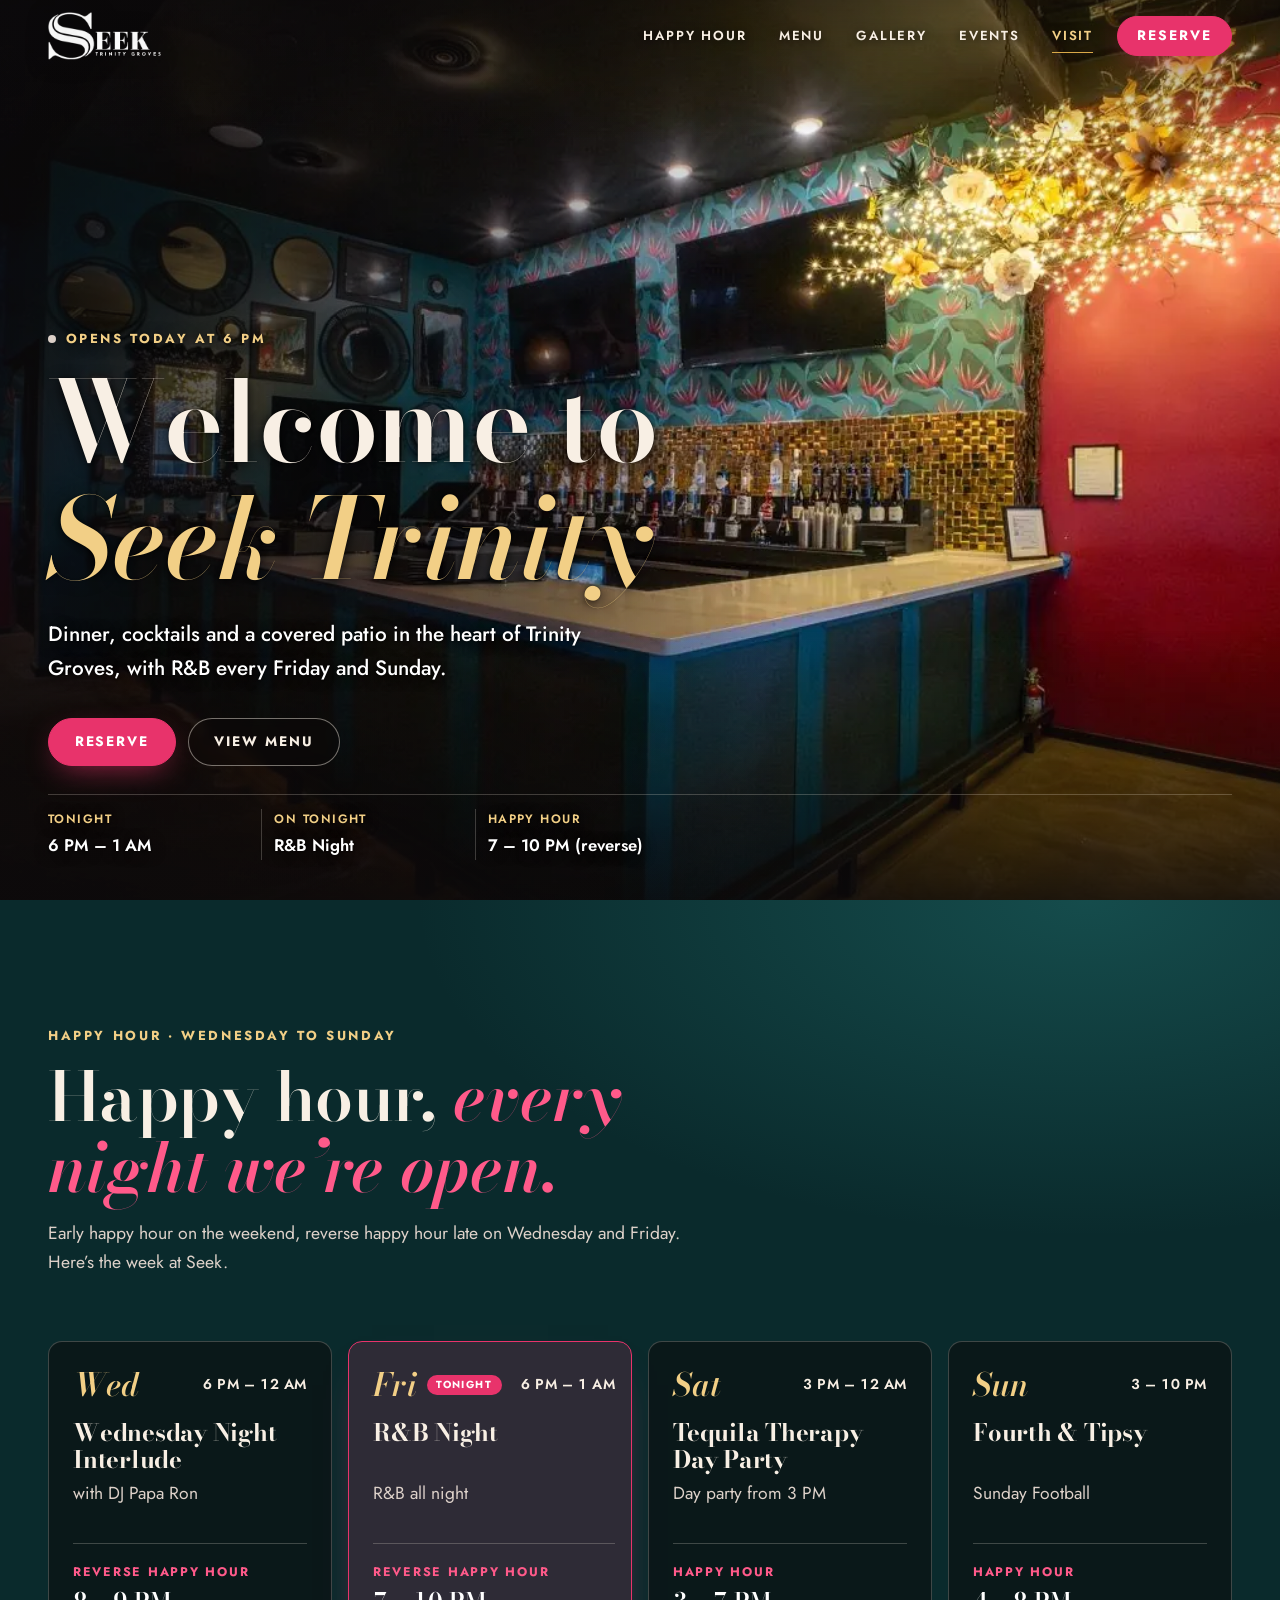
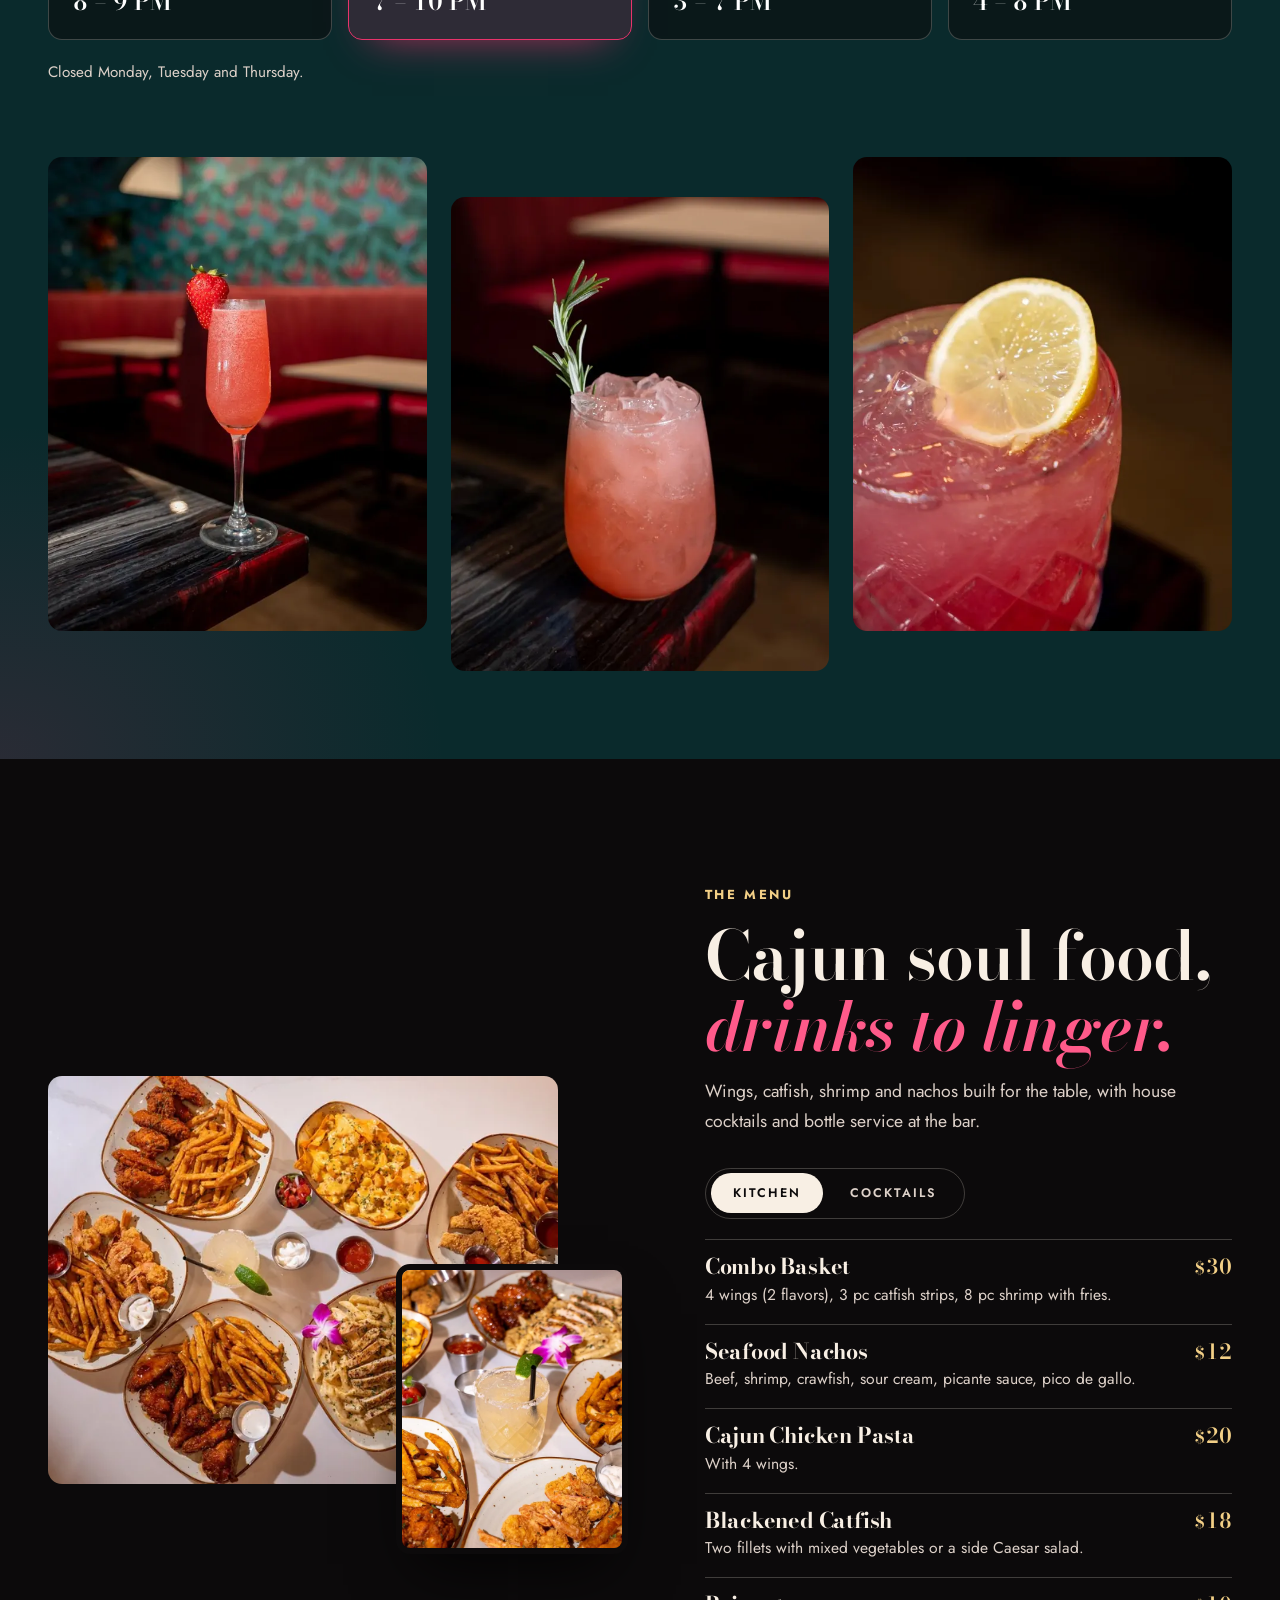
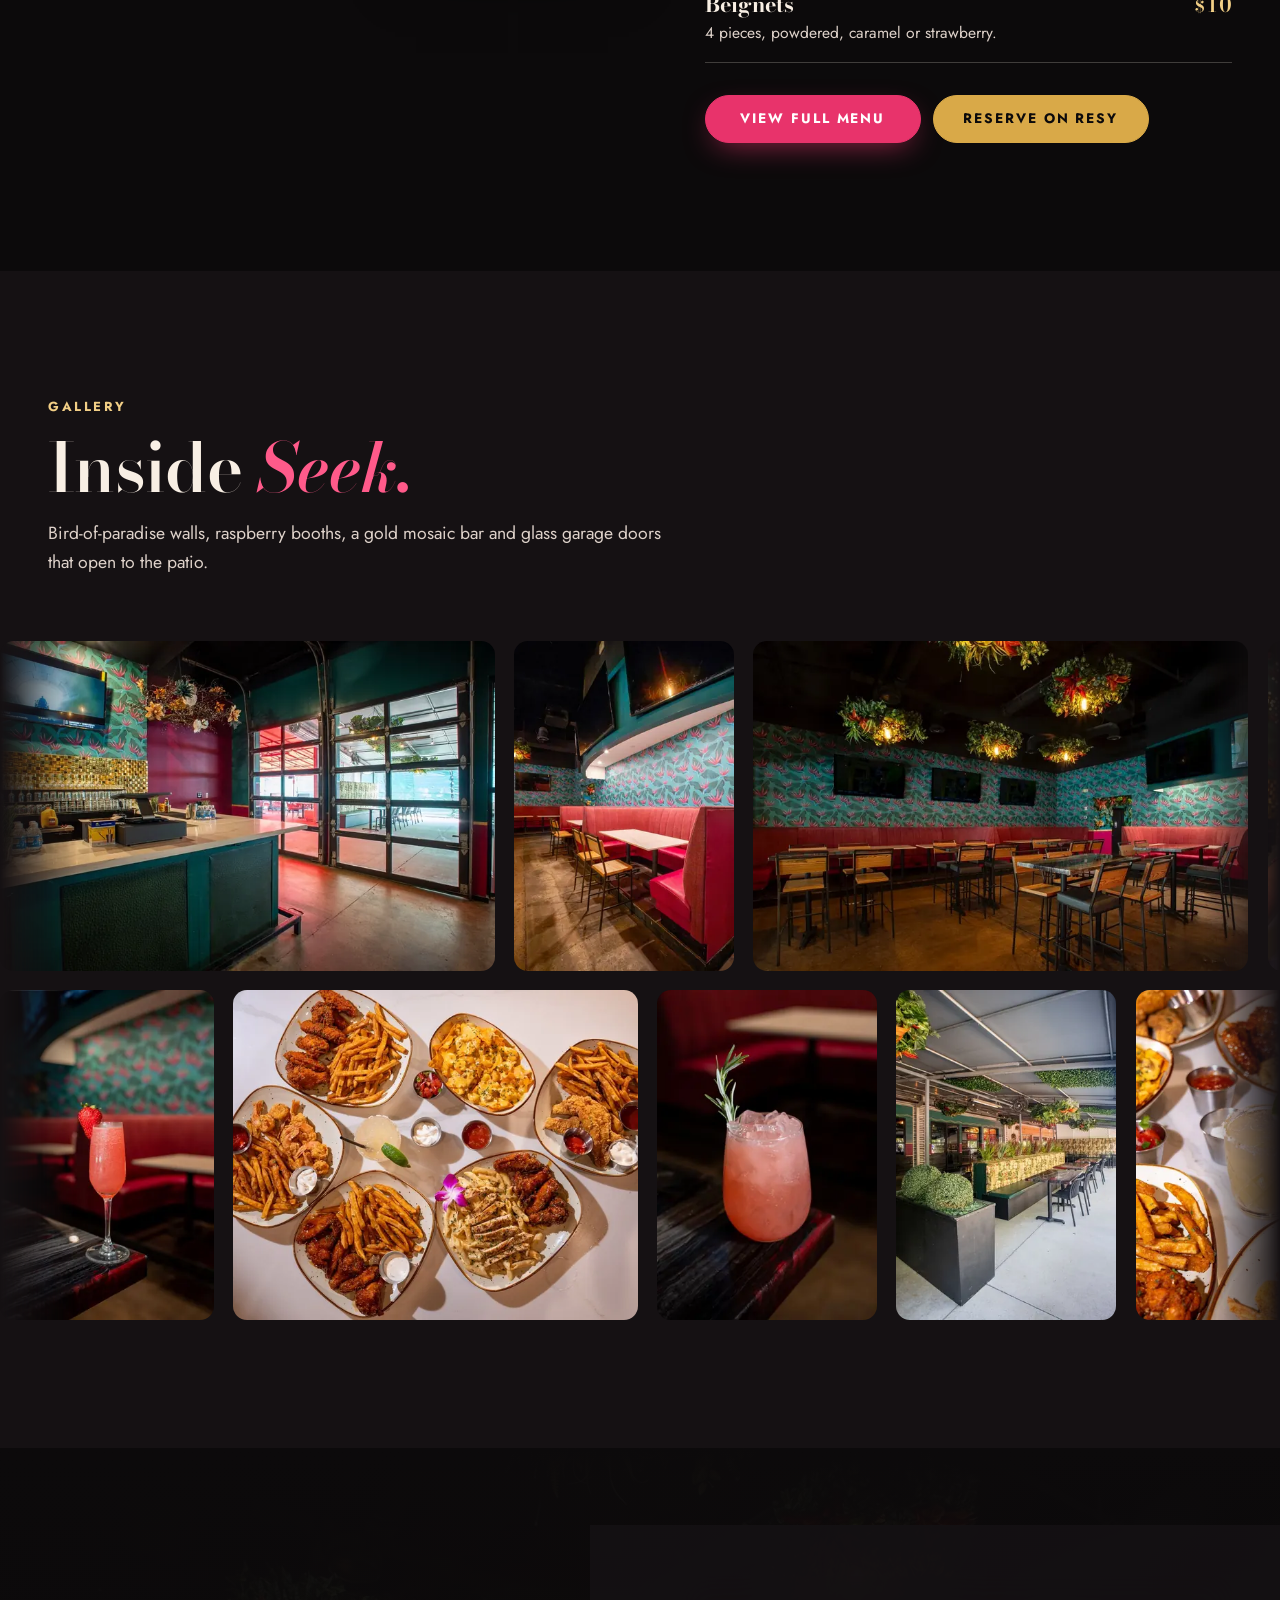
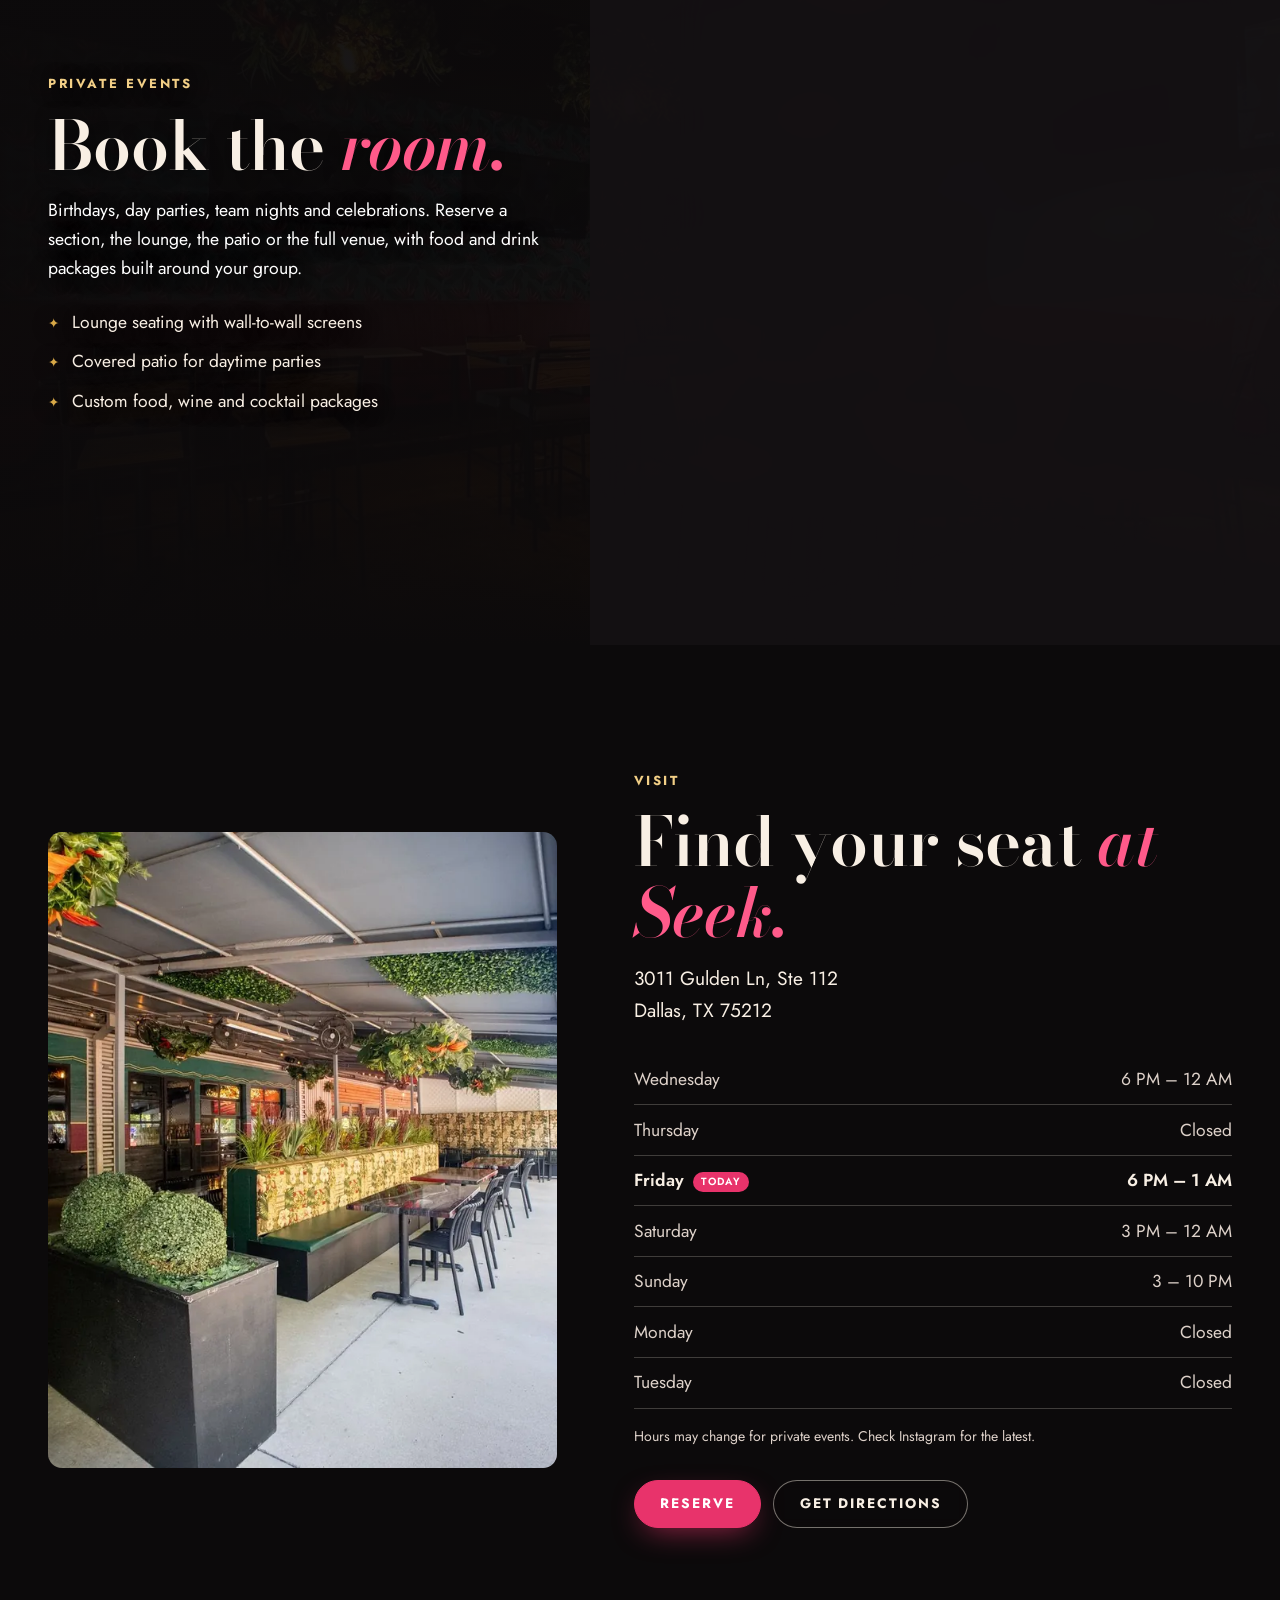
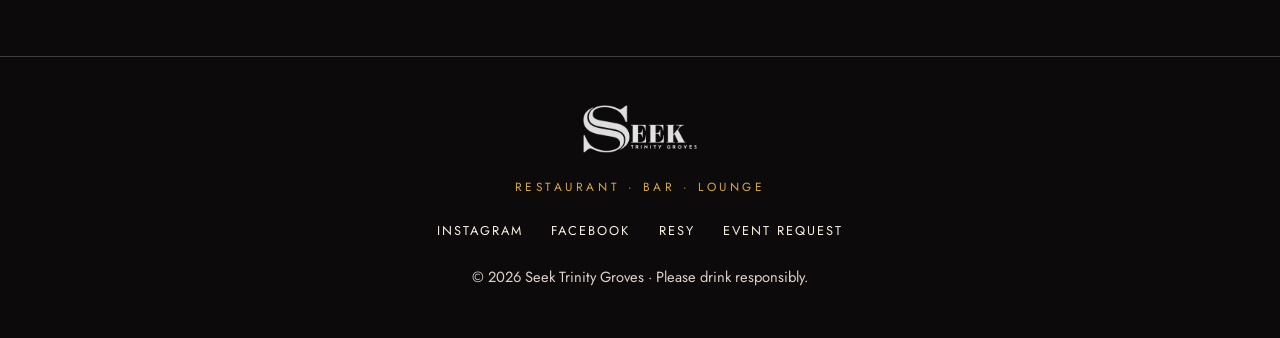
<file: seek-trinity-groves 3/index.html>
<!doctype html>
<html lang="en">
<head>
<meta charset="utf-8">
<meta name="viewport" content="width=device-width, initial-scale=1, viewport-fit=cover">
  <title>Seek Trinity Groves</title>
  <meta name="description" content="Seek is a Cajun soul food restaurant, bar and lounge at Trinity Groves in Dallas. Wednesday Night Interlude with DJ Papa Ron, R&amp;B Night Fridays, Tequila Therapy Day Party Saturdays and Fourth &amp; Tipsy Sunday Football, with happy hour every night we are open.">
  <meta name="theme-color" content="#0c0a0b">
  <link rel="icon" href="img/logo.png" type="image/png">

  <meta property="og:type" content="website">
  <meta property="og:title" content="Seek Trinity Groves | Restaurant, Bar &amp; Lounge">
  <meta property="og:description" content="Cajun soul food, cocktails and a covered patio at Trinity Groves in Dallas. Open Wednesday through Sunday with happy hour every night we are open.">
  <meta property="og:image" content="img/og.jpg">
  <meta name="twitter:card" content="summary_large_image">

  <link rel="preconnect" href="https://fonts.googleapis.com">
  <link rel="preconnect" href="https://fonts.gstatic.com" crossorigin>
  <link rel="stylesheet" href="https://fonts.googleapis.com/css2?family=Bodoni+Moda:ital,opsz,wght@0,6..96,500;0,6..96,600;0,6..96,700;1,6..96,500;1,6..96,600&family=Jost:wght@400;500;600;700&display=swap">
  <link rel="preload" as="image" href="img/hero-wide-1280.webp" media="(min-width: 760px)">
  <link rel="preload" as="image" href="img/hero-tall-853.webp" media="(max-width: 759px)">
  <link rel="stylesheet" href="style.css">

  <script type="application/ld+json">
  {
    "@context": "https://schema.org",
    "@type": "Restaurant",
    "name": "Seek Trinity Groves",
    "description": "Restaurant, bar and lounge at Trinity Groves in Dallas.",
    "image": "img/og.jpg",
    "address": {"@type": "PostalAddress", "streetAddress": "3011 Gulden Ln, Ste 112", "addressLocality": "Dallas", "addressRegion": "TX", "postalCode": "75212", "addressCountry": "US"},
    "acceptsReservations": "https://resy.com/cities/dallas-fort-worth-tx/venues/seek-trinity-groves",
    "sameAs": ["https://www.instagram.com/seek.trinity/", "https://www.facebook.com/profile.php?id=61593301493439"],
    "openingHoursSpecification": [
      {"@type": "OpeningHoursSpecification", "dayOfWeek": "Wednesday", "opens": "18:00", "closes": "23:59"},
      {"@type": "OpeningHoursSpecification", "dayOfWeek": "Friday", "opens": "18:00", "closes": "01:00"},
      {"@type": "OpeningHoursSpecification", "dayOfWeek": "Saturday", "opens": "15:00", "closes": "23:59"},
      {"@type": "OpeningHoursSpecification", "dayOfWeek": "Sunday", "opens": "15:00", "closes": "22:00"}
    ],
    "hasMenu": "img/menu-food.webp"
  }
  </script>
</head>
<body>
  <a class="skip" href="#main">Skip to content</a>

  <header class="site-header" id="top">
    <div class="bar">
      <a class="brand" href="#top" aria-label="Seek Trinity Groves, back to top">
        <img src="img/logo.png" width="307" height="130" alt="Seek Trinity Groves">
      </a>
      <nav class="nav" aria-label="Sections">
        <a href="#happy-hour">Happy Hour</a>
        <a href="#menu">Menu</a>
        <a href="#gallery">Gallery</a>
        <a href="#events">Events</a>
        <a href="#visit">Visit</a>
      </nav>
      <a class="btn btn-pink btn-sm header-cta" href="https://resy.com/cities/dallas-fort-worth-tx/venues/seek-trinity-groves" target="_blank" rel="noopener">Reserve</a>
      <button class="menu-toggle" type="button" aria-expanded="false" aria-controls="mobileNav" aria-label="Open menu">
        <span></span><span></span>
      </button>
    </div>
    <nav class="mobile-nav" id="mobileNav" aria-label="Sections" hidden>
      <a href="#happy-hour">Happy Hour</a>
      <a href="#menu">Menu</a>
      <a href="#gallery">Gallery</a>
      <a href="#events">Book an Event</a>
      <a href="#visit">Hours &amp; Location</a>
    </nav>
  </header>

  <main id="main">
    <!-- 1. HERO SLIDESHOW + RESERVE -->
    <section class="hero" aria-labelledby="heroTitle" aria-roledescription="carousel">
      <div class="slides" id="heroSlides" aria-live="off">
        <figure class="slide is-active" data-caption="The bar">
          <picture>
            <source media="(min-width: 760px)" srcset="img/hero-wide-640.webp 640w, img/hero-wide-1280.webp 1280w" sizes="100vw">
            <img src="img/hero-tall-853.webp" srcset="img/hero-tall-640.webp 640w, img/hero-tall-853.webp 853w" sizes="100vw" width="853" height="1050" alt="The Seek bar under a glowing floral light installation" fetchpriority="high">
          </picture>
        </figure>
        <figure class="slide" data-caption="The lounge">
          <picture>
            <source media="(min-width: 760px)" srcset="img/hero-s2-wide-640.webp 640w, img/hero-s2-wide-1280.webp 1280w" sizes="100vw">
            <img src="img/hero-s2-tall-853.webp" srcset="img/hero-s2-tall-640.webp 640w, img/hero-s2-tall-853.webp 853w" sizes="100vw" width="853" height="1050" loading="lazy" alt="Lounge with pink banquettes, tropical wallpaper and hanging greenery lights">
          </picture>
        </figure>
        <figure class="slide" data-caption="The kitchen">
          <picture>
            <source media="(min-width: 760px)" srcset="img/hero-s3-wide-640.webp 640w, img/hero-s3-wide-1280.webp 1280w" sizes="100vw">
            <img src="img/hero-s3-tall-1024.webp" srcset="img/hero-s3-tall-640.webp 640w, img/hero-s3-tall-1024.webp 1024w" sizes="100vw" width="1024" height="1260" loading="lazy" alt="A spread of wings, fried shrimp, catfish, pasta and fries with a margarita">
          </picture>
        </figure>
        <figure class="slide" data-caption="The patio">
          <picture>
            <source media="(min-width: 760px)" srcset="img/hero-s4-wide-640.webp 640w, img/hero-s4-wide-1280.webp 1280w" sizes="100vw">
            <img src="img/hero-s4-tall-853.webp" srcset="img/hero-s4-tall-640.webp 640w, img/hero-s4-tall-853.webp 853w" sizes="100vw" width="853" height="1050" loading="lazy" alt="Covered patio with marble tables, a floral banquette and hanging plants">
          </picture>
        </figure>
        <figure class="slide" data-caption="Cocktails">
          <picture>
            <source media="(min-width: 760px)" srcset="img/hero-s5-wide-640.webp 640w, img/hero-s5-wide-1280.webp 1280w" sizes="100vw">
            <img src="img/hero-s5-tall-830.webp" srcset="img/hero-s5-tall-640.webp 640w, img/hero-s5-tall-830.webp 830w" sizes="100vw" width="830" height="1022" loading="lazy" alt="Frozen strawberry cocktail in a flute with a fresh strawberry">
          </picture>
        </figure>
      </div>

      <div class="hero-inner">
        <p class="eyebrow"><span class="status" id="openStatus">Trinity Groves &middot; Dallas</span></p>
        <h1 id="heroTitle"><span>Welcome to</span> <em>Seek Trinity</em></h1>
        <p class="lede">Dinner, cocktails and a covered patio in the heart of Trinity Groves, with R&amp;B every Friday and Sunday.</p>
        <div class="actions">
          <a class="btn btn-pink" href="https://resy.com/cities/dallas-fort-worth-tx/venues/seek-trinity-groves" target="_blank" rel="noopener">Reserve</a>
          <a class="btn btn-ghost" href="#menu" data-menu-open="food">View menu</a>
        </div>
      </div>

      <div class="hero-foot">
        <ul class="hero-facts" aria-label="At a glance">
          <li><span>Tonight</span><strong id="todayHours">See hours</strong></li>
          <li><span>On tonight</span><strong id="todayEvent">See the lineup</strong></li>
          <li><span>Happy hour</span><strong id="todayHH">See times</strong></li>
        </ul>
      </div>
    </section>

    <!-- 2. HAPPY HOUR + WEEKLY NIGHTS -->
    <section class="happy" id="happy-hour" aria-labelledby="hhTitle">
      <div class="wrap">
        <div class="section-head reveal">
          <p class="eyebrow">Happy hour &middot; Wednesday to Sunday</p>
          <h2 id="hhTitle">Happy hour, <em>every night we&rsquo;re open.</em></h2>
          <p>Early happy hour on the weekend, reverse happy hour late on Wednesday and Friday. Here&rsquo;s the week at Seek.</p>
        </div>

        <ul class="week" id="nights">
          <li class="reveal" data-day="3">
            <div class="wk-top"><span class="day">Wed</span><span class="open">6 PM &ndash; 12 AM</span></div>
            <h3>Wednesday Night Interlude</h3>
            <p class="with">with DJ Papa Ron</p>
            <p class="hh"><span>Reverse happy hour</span><strong>8 &ndash; 9 PM</strong></p>
          </li>
          <li class="reveal" data-day="5">
            <div class="wk-top"><span class="day">Fri</span><span class="open">6 PM &ndash; 1 AM</span></div>
            <h3>R&amp;B Night</h3>
            <p class="with">R&amp;B all night</p>
            <p class="hh"><span>Reverse happy hour</span><strong>7 &ndash; 10 PM</strong></p>
          </li>
          <li class="reveal" data-day="6">
            <div class="wk-top"><span class="day">Sat</span><span class="open">3 PM &ndash; 12 AM</span></div>
            <h3>Tequila Therapy Day Party</h3>
            <p class="with">Day party from 3 PM</p>
            <p class="hh"><span>Happy hour</span><strong>3 &ndash; 7 PM</strong></p>
          </li>
          <li class="reveal" data-day="0">
            <div class="wk-top"><span class="day">Sun</span><span class="open">3 &ndash; 10 PM</span></div>
            <h3>Fourth &amp; Tipsy</h3>
            <p class="with">Sunday Football</p>
            <p class="hh"><span>Happy hour</span><strong>4 &ndash; 8 PM</strong></p>
          </li>
        </ul>
        <p class="closed-note reveal">Closed Monday, Tuesday and Thursday.</p>

        <div class="drinks">
          <figure class="drink reveal">
            <img src="img/hh-strawberry-640.webp" srcset="img/hh-strawberry-640.webp 640w, img/hh-strawberry-830.webp 830w" sizes="(min-width: 900px) 30vw, 80vw" width="830" height="1037" loading="lazy" alt="Frozen strawberry cocktail in a champagne flute with a fresh strawberry">
          </figure>
          <figure class="drink reveal">
            <img src="img/hh-rosemary-640.webp" srcset="img/hh-rosemary-640.webp 640w, img/hh-rosemary-853.webp 853w" sizes="(min-width: 900px) 30vw, 80vw" width="853" height="1066" loading="lazy" alt="Pink cocktail over crushed ice with a rosemary sprig">
          </figure>
          <figure class="drink reveal">
            <img src="img/hh-lemon-640.webp" srcset="img/hh-lemon-640.webp 640w, img/hh-lemon-853.webp 853w" sizes="(min-width: 900px) 30vw, 80vw" width="853" height="1066" loading="lazy" alt="Close-up of a pink cocktail on ice with a lemon wheel">
          </figure>
        </div>

      </div>
    </section>

    <!-- 3. MENU -->
    <section class="menu" id="menu" aria-labelledby="menuTitle">
      <div class="wrap menu-grid">
        <div class="menu-media reveal">
          <img class="menu-main" src="img/menu-spread-640.webp" srcset="img/menu-spread-640.webp 640w, img/menu-spread-1280.webp 1280w" sizes="(min-width: 900px) 50vw, 100vw" width="1280" height="1024" loading="lazy" alt="Overhead spread of wings and fries, fried shrimp, fried catfish, loaded nachos and chicken pasta with a margarita">
          <img class="menu-inset" src="img/menu-margarita-640.webp" srcset="img/menu-margarita-640.webp 640w, img/menu-margarita-1024.webp 1024w" sizes="(min-width: 900px) 20vw, 40vw" width="1024" height="1280" loading="lazy" alt="Salt-rimmed margarita with lime surrounded by shared plates">
        </div>

        <div class="menu-copy reveal">
          <p class="eyebrow">The menu</p>
          <h2 id="menuTitle">Cajun soul food, <em>drinks to linger.</em></h2>
          <p>Wings, catfish, shrimp and nachos built for the table, with house cocktails and bottle service at the bar.</p>

          <div class="tabs" role="tablist" aria-label="Menu highlights">
            <button role="tab" id="tab-kitchen" aria-selected="true" aria-controls="panel-kitchen">Kitchen</button>
            <button role="tab" id="tab-bar" aria-selected="false" aria-controls="panel-bar" tabindex="-1">Cocktails</button>
          </div>

          <ul class="dishes" role="tabpanel" id="panel-kitchen" aria-labelledby="tab-kitchen">
            <li><div><h3>Combo Basket</h3><p>4 wings (2 flavors), 3 pc catfish strips, 8 pc shrimp with fries.</p></div><span class="price">30</span></li>
            <li><div><h3>Seafood Nachos</h3><p>Beef, shrimp, crawfish, sour cream, picante sauce, pico de gallo.</p></div><span class="price">12</span></li>
            <li><div><h3>Cajun Chicken Pasta</h3><p>With 4 wings.</p></div><span class="price">20</span></li>
            <li><div><h3>Blackened Catfish</h3><p>Two fillets with mixed vegetables or a side Caesar salad.</p></div><span class="price">18</span></li>
            <li><div><h3>Beignets</h3><p>4 pieces, powdered, caramel or strawberry.</p></div><span class="price">10</span></li>
          </ul>
          <ul class="dishes" role="tabpanel" id="panel-bar" aria-labelledby="tab-bar" hidden>
            <li><div><h3>The Seek</h3><p>Tequila blanco, lime, watermelon pucker, strawberry, simple syrup, coconut water.</p></div><span class="price">15</span></li>
            <li><div><h3>Black in the Berry</h3><p>Tequila reposado, lime, simple syrup, vanilla, pineapple, blackberry.</p></div><span class="price">15</span></li>
            <li><div><h3>Love Island</h3><p>Wheatley pink, lime, amaretto, strawberry pur&eacute;e, champagne.</p></div><span class="price">15</span></li>
            <li><div><h3>Big &ldquo;D&rdquo;</h3><p>Branson cognac, lime, simple syrup, cranberry, raspberry, club soda.</p></div><span class="price">15</span></li>
            <li><div><h3>Cadillac</h3><p>Tequila blanco, lime, simple syrup, Grand Marnier, angostura, orange juice.</p></div><span class="price">18</span></li>
          </ul>

          <div class="actions menu-actions">
            <button class="btn btn-pink" type="button" data-menu-open="food" aria-haspopup="dialog">View full menu</button>
            <a class="btn btn-gold" href="https://resy.com/cities/dallas-fort-worth-tx/venues/seek-trinity-groves" target="_blank" rel="noopener">Reserve on Resy</a>
          </div>
        </div>
      </div>
    </section>

    <!-- MENU VIEWER -->
    <dialog class="menu-dialog" id="menuDialog" aria-labelledby="menuDialogTitle">
      <div class="md-head">
        <h2 id="menuDialogTitle" class="md-title">Food menu</h2>
        <div class="md-switch" role="group" aria-label="Choose a menu">
          <button type="button" data-menu="food" aria-pressed="true">Food</button>
          <button type="button" data-menu="drinks" aria-pressed="false">Drinks</button>
        </div>
        <button class="md-close" type="button" aria-label="Close menu">&times;</button>
      </div>
      <div class="md-body" id="mdBody">
        <img id="mdImg" src="img/menu-food.webp" width="1402" height="1122" alt="Seek Trinity Groves food menu: appetizers, entr&eacute;es, sides, combo baskets, nachos, desserts and healthy choices with prices">
      </div>
      <div class="md-foot">
        <div class="md-zoom" role="group" aria-label="Zoom">
          <button type="button" id="mdZoomOut" aria-label="Zoom out" disabled>&minus;</button>
          <span id="mdZoomLabel" aria-live="polite">100%</span>
          <button type="button" id="mdZoomIn" aria-label="Zoom in">+</button>
        </div>
        <span class="md-hint">Tap or pinch to zoom</span>
        <a class="md-full" id="mdFull" href="img/menu-food.webp" target="_blank" rel="noopener">Open full size</a>
        <a class="btn btn-pink btn-sm" href="https://resy.com/cities/dallas-fort-worth-tx/venues/seek-trinity-groves" target="_blank" rel="noopener">Reserve</a>
      </div>
    </dialog>

    <!-- 4. GALLERY: two rows scrolling in opposite directions -->
    <section class="gallery" id="gallery" aria-labelledby="galTitle">
      <div class="wrap">
        <div class="section-head reveal">
          <p class="eyebrow">Gallery</p>
          <h2 id="galTitle">Inside <em>Seek.</em></h2>
          <p>Bird-of-paradise walls, raspberry booths, a gold mosaic bar and glass garage doors that open to the patio.</p>
        </div>
      </div>
      <div class="marquee" data-gallery>
        <div class="marquee-row">
          <div class="track">
            <button class="tile" type="button" data-full="img/m-garage-full.webp"><img src="img/m-garage.webp" width="720" height="480" loading="lazy" alt="Bar corner with gold mosaic shelving and glass garage doors open to the patio"></button>
            <button class="tile" type="button" data-full="img/m-booths-full.webp"><img src="img/m-booths.webp" width="320" height="480" loading="lazy" alt="Raspberry pink booths against tropical wallpaper"></button>
            <button class="tile" type="button" data-full="img/m-lounge-full.webp"><img src="img/m-lounge.webp" width="720" height="480" loading="lazy" alt="The lounge with pink banquettes, screens and greenery lights"></button>
            <button class="tile" type="button" data-full="img/m-toast-full.webp"><img src="img/m-toast.webp" width="320" height="480" loading="lazy" alt="Two guests toasting wine under the Seek neon sign"></button>
            <button class="tile" type="button" data-full="img/m-chandelier-full.webp"><img src="img/m-chandelier.webp" width="720" height="480" loading="lazy" alt="Teal bar with round mirrors and the glowing floral light installation"></button>
            <button class="tile" type="button" data-full="img/m-banquette-full.webp"><img src="img/m-banquette.webp" width="320" height="480" loading="lazy" alt="Patio banquette with red marble tables and hanging plants"></button>
            <button class="tile" type="button" data-full="img/m-patio-doors-full.webp"><img src="img/m-patio-doors.webp" width="720" height="480" loading="lazy" alt="Bar beside glass garage doors looking out to the patio"></button>
          </div>
        </div>
        <div class="marquee-row reverse">
          <div class="track">
            <button class="tile" type="button" data-full="img/m-strawberry-full.webp"><img src="img/m-strawberry.webp" width="311" height="480" loading="lazy" alt="Frozen strawberry cocktail in a flute"></button>
            <button class="tile" type="button" data-full="img/m-spread-full.webp"><img src="img/m-spread.webp" width="589" height="480" loading="lazy" alt="Overhead spread of shared plates and a margarita"></button>
            <button class="tile" type="button" data-full="img/m-rosemary-full.webp"><img src="img/m-rosemary.webp" width="320" height="480" loading="lazy" alt="Pink cocktail with a rosemary sprig"></button>
            <button class="tile" type="button" data-full="img/m-patio-full.webp"><img src="img/m-patio.webp" width="320" height="480" loading="lazy" alt="Covered patio seating with planters and greenery"></button>
            <button class="tile" type="button" data-full="img/m-margarita-full.webp"><img src="img/m-margarita.webp" width="384" height="480" loading="lazy" alt="Salt-rimmed margarita among shared plates"></button>
            <button class="tile" type="button" data-full="img/m-flowers-full.webp"><img src="img/m-flowers.webp" width="320" height="480" loading="lazy" alt="Floral light installation glowing above the bar"></button>
            <button class="tile" type="button" data-full="img/m-lemon-full.webp"><img src="img/m-lemon.webp" width="320" height="480" loading="lazy" alt="Pink cocktail with a lemon wheel"></button>
          </div>
        </div>
      </div>
      <dialog class="lightbox" id="lightbox" aria-label="Photo viewer">
        <img alt="">
        <button class="lb-close" type="button" aria-label="Close">&times;</button>
        <button class="lb-prev" type="button" aria-label="Previous photo">&#8249;</button>
        <button class="lb-next" type="button" aria-label="Next photo">&#8250;</button>
        <p class="lb-count" aria-live="polite"></p>
      </dialog>
    </section>

    <!-- 5. EVENT BOOKING -->
    <section class="events" id="events" aria-labelledby="evTitle">
      <div class="events-bg">
        <img src="img/events-lounge-640.webp" srcset="img/events-lounge-640.webp 640w, img/events-lounge-1280.webp 1280w" sizes="100vw" width="1280" height="853" loading="lazy" alt="">
      </div>
      <div class="wrap events-grid">
        <div class="events-copy reveal">
          <p class="eyebrow">Private events</p>
          <h2 id="evTitle">Book the <em>room.</em></h2>
          <p>Birthdays, day parties, team nights and celebrations. Reserve a section, the lounge, the patio or the full venue, with food and drink packages built around your group.</p>
          <ul class="perks">
            <li>Lounge seating with wall-to-wall screens</li>
            <li>Covered patio for daytime parties</li>
            <li>Custom food, wine and cocktail packages</li>
          </ul>
        </div>

        <div class="event-cta reveal">
          <p class="eyebrow">Event request</p>
          <h3>Plan your event at Seek</h3>
          <p>Share your date, guest count and what you&rsquo;re celebrating. Requests go straight to our events team.</p>
          <ol class="steps">
            <li><strong>Send a request</strong><span>Takes about two minutes.</span></li>
            <li><strong>We check the date</strong><span>Our events team confirms availability.</span></li>
            <li><strong>Lock it in</strong><span>Choose your space and food and drink package.</span></li>
          </ol>
          <a class="btn btn-pink btn-block" href="https://xoxodallas.tripleseat.com/dynamic_party_request/6976" target="_blank" rel="noopener">Event Request</a>
          <p class="cta-note">Opens our event request form in a new tab.</p>
        </div>
      </div>
    </section>

    <!-- VISIT -->
    <section class="visit" id="visit" aria-labelledby="visitTitle">
      <div class="wrap visit-grid">
        <div class="visit-media reveal">
          <img src="img/visit-patio-640.webp" srcset="img/visit-patio-640.webp 640w, img/visit-patio-853.webp 853w" sizes="(min-width: 900px) 40vw, 100vw" width="853" height="1066" loading="lazy" alt="Seek's covered patio with greenery, a floral banquette and marble tables">
        </div>
        <div class="visit-copy reveal">
          <p class="eyebrow">Visit</p>
          <h2 id="visitTitle">Find your seat <em>at Seek.</em></h2>
          <address>3011 Gulden Ln, Ste 112<br>Dallas, TX 75212</address>
          <ul class="hours" id="hoursList">
            <li data-day="3"><span>Wednesday</span><span>6 PM &ndash; 12 AM</span></li>
            <li data-day="4"><span>Thursday</span><span>Closed</span></li>
            <li data-day="5"><span>Friday</span><span>6 PM &ndash; 1 AM</span></li>
            <li data-day="6"><span>Saturday</span><span>3 PM &ndash; 12 AM</span></li>
            <li data-day="0"><span>Sunday</span><span>3 &ndash; 10 PM</span></li>
            <li data-day="1"><span>Monday</span><span>Closed</span></li>
            <li data-day="2"><span>Tuesday</span><span>Closed</span></li>
          </ul>
          <p class="fine">Hours may change for private events. Check Instagram for the latest.</p>
          <div class="actions">
            <a class="btn btn-pink" href="https://resy.com/cities/dallas-fort-worth-tx/venues/seek-trinity-groves" target="_blank" rel="noopener">Reserve</a>
            <a class="btn btn-ghost" href="https://www.google.com/maps/search/?api=1&amp;query=3011+Gulden+Ln+Ste+112+Dallas+TX+75212" target="_blank" rel="noopener">Get directions</a>
          </div>
        </div>
      </div>
    </section>
  </main>

  <footer class="site-footer">
    <div class="wrap foot">
      <img src="img/logo.png" width="307" height="130" alt="Seek Trinity Groves" loading="lazy">
      <p class="foot-tag">Restaurant &middot; Bar &middot; Lounge</p>
      <nav aria-label="Social and links">
        <a href="https://www.instagram.com/seek.trinity/" target="_blank" rel="noopener">Instagram</a>
        <a href="https://www.facebook.com/profile.php?id=61593301493439" target="_blank" rel="noopener">Facebook</a>
        <a href="https://resy.com/cities/dallas-fort-worth-tx/venues/seek-trinity-groves" target="_blank" rel="noopener">Resy</a>
        <a href="https://xoxodallas.tripleseat.com/dynamic_party_request/6976" target="_blank" rel="noopener">Event request</a>
      </nav>
      <p>&copy; <span id="year">2026</span> Seek Trinity Groves &middot; Please drink responsibly.</p>
    </div>
  </footer>

  <!-- Mobile action bar -->
  <nav class="action-bar" aria-label="Quick actions">
    <a href="https://resy.com/cities/dallas-fort-worth-tx/venues/seek-trinity-groves" target="_blank" rel="noopener" class="primary">Reserve</a>
    <a href="#menu" data-menu-open="food">Menu</a>
    <a href="#happy-hour">Events</a>
    <a href="https://www.google.com/maps/search/?api=1&amp;query=3011+Gulden+Ln+Ste+112+Dallas+TX+75212" target="_blank" rel="noopener">Directions</a>
  </nav>

  <script src="script.js" defer></script>
</body>
</html>
</file>
<file: seek-trinity-groves 3/style.css>
/* Seek Trinity Groves
   Palette taken from the room: bird-of-paradise teal, raspberry wall, pink booths, gold mosaic. */
:root {
  --ink: #0c0a0b;
  --ink-2: #151113;
  --teal: #134e4f;
  --teal-deep: #0a2a2c;
  --teal-glow: #2a8c88;
  --raspberry: #8e1730;
  --pink: #e8336b;
  --pink-hi: #ff5a8a;
  --gold: #d9a948;
  --gold-hi: #f2cf86;
  --ivory: #f8efe4;
  --muted: #ddd1c9;
  --line: rgba(248, 239, 228, 0.22);

  --serif: "Bodoni Moda", "Didot", Georgia, serif;
  --sans: "Jost", system-ui, -apple-system, "Segoe UI", sans-serif;

  --max: 76rem;
  --gutter: clamp(1rem, 5vw, 3rem);
  --radius: 14px;
  --ease: cubic-bezier(.2, .7, .2, 1);
  color-scheme: dark;
}

*, *::before, *::after { box-sizing: border-box; }
html { scroll-behavior: smooth; scroll-padding-top: 5rem; -webkit-text-size-adjust: 100%; }
body {
  margin: 0;
  background: var(--ink);
  color: var(--ivory);
  font: 400 1.0625rem/1.65 var(--sans);
  -webkit-font-smoothing: antialiased;
  overflow-x: hidden;
}
img { display: block; max-width: 100%; height: auto; }
a { color: var(--gold-hi); text-underline-offset: .2em; }
:focus-visible { outline: 2px solid var(--gold-hi); outline-offset: 3px; border-radius: 4px; }
h1, h2, h3 { margin: 0; font-family: var(--serif); font-weight: 600; line-height: 1.04; letter-spacing: -0.01em; }
h2 { font-size: clamp(2.4rem, 6vw, 4.25rem); margin-bottom: 1rem; }
h3 { font-size: 1.3rem; }
h1 em, h2 em { font-style: italic; color: var(--pink-hi); }
p { margin: 0 0 1rem; }
.wrap { width: min(100% - 2 * var(--gutter), var(--max)); margin-inline: auto; }

.skip { position: absolute; left: 1rem; top: -3rem; z-index: 100; background: var(--gold); color: var(--ink); padding: .5rem 1rem; border-radius: 6px; }
.skip:focus { top: 1rem; }

.eyebrow {
  font: 700 .82rem/1.2 var(--sans);
  letter-spacing: .2em;
  text-transform: uppercase;
  color: var(--gold-hi);
  margin-bottom: 1.1rem;
}

/* Buttons */
.btn {
  --bg: transparent; --fg: var(--ivory); --bd: var(--line);
  display: inline-flex; align-items: center; justify-content: center; gap: .5rem;
  min-height: 3rem; padding: .8rem 1.6rem;
  border: 1px solid var(--bd); border-radius: 999px;
  background: var(--bg); color: var(--fg);
  font: 600 .82rem/1 var(--sans); letter-spacing: .14em; text-transform: uppercase; text-decoration: none;
  cursor: pointer;
  transition: transform .25s var(--ease), background-color .25s, box-shadow .25s, border-color .25s;
}
.btn:hover { transform: translateY(-2px); }
.btn-pink { --bg: var(--pink); --bd: var(--pink); --fg: #fff; box-shadow: 0 10px 30px -10px rgba(232, 51, 107, .7); }
.btn-pink:hover { --bg: var(--pink-hi); --bd: var(--pink-hi); }
.btn-gold { --bg: var(--gold); --bd: var(--gold); --fg: var(--ink); }
.btn-gold:hover { --bg: var(--gold-hi); --bd: var(--gold-hi); }
.btn-ghost { --bg: rgba(12, 10, 11, .35); --bd: rgba(248, 239, 228, .45); backdrop-filter: blur(6px); }
.btn-ghost:hover { --bd: var(--ivory); }
.btn-sm { min-height: 2.5rem; padding: .6rem 1.2rem; }
.btn-block { width: 100%; }
.actions { display: flex; flex-wrap: wrap; gap: .75rem; }

/* Header */
.site-header {
  position: fixed; inset: 0 0 auto; z-index: 50;
  transition: background-color .35s, box-shadow .35s, backdrop-filter .35s;
}
.site-header.scrolled {
  background: rgba(12, 10, 11, .82);
  backdrop-filter: blur(14px) saturate(1.3);
  box-shadow: 0 1px 0 var(--line);
}
.bar {
  display: flex; align-items: center; gap: 1.5rem;
  width: min(100% - 2 * var(--gutter), var(--max)); margin-inline: auto;
  height: 4.5rem;
}
.brand img { width: auto; height: 2.6rem; filter: drop-shadow(0 2px 10px rgba(0,0,0,.5)); }
.nav { display: none; margin-left: auto; gap: 2rem; }
.nav a {
  position: relative; color: var(--ivory); text-decoration: none;
  font-size: .82rem; font-weight: 500; letter-spacing: .14em; text-transform: uppercase;
  padding-block: .4rem;
}
.nav a::after {
  content: ""; position: absolute; left: 0; right: 0; bottom: 0; height: 1px;
  background: var(--gold); transform: scaleX(0); transform-origin: left; transition: transform .3s var(--ease);
}
.nav a:hover::after, .nav a[aria-current="true"]::after { transform: scaleX(1); }
.nav a[aria-current="true"] { color: var(--gold-hi); }
.header-cta { display: none; }

.menu-toggle {
  margin-left: auto; width: 2.75rem; height: 2.75rem;
  display: grid; place-content: center; gap: 6px;
  background: rgba(12, 10, 11, .4); border: 1px solid var(--line); border-radius: 50%;
  cursor: pointer;
}
.menu-toggle span { display: block; width: 18px; height: 1.5px; background: var(--ivory); transition: transform .3s var(--ease); }
.menu-toggle[aria-expanded="true"] span:first-child { transform: translateY(3.75px) rotate(45deg); }
.menu-toggle[aria-expanded="true"] span:last-child { transform: translateY(-3.75px) rotate(-45deg); }

.mobile-nav {
  display: flex; flex-direction: column;
  padding: .5rem var(--gutter) 1.5rem;
  background: rgba(12, 10, 11, .96); backdrop-filter: blur(14px);
  border-bottom: 1px solid var(--line);
}
.mobile-nav[hidden] { display: none; }
.mobile-nav a {
  color: var(--ivory); text-decoration: none;
  font: 500 1.6rem/1 var(--serif);
  padding: .9rem 0; border-bottom: 1px solid var(--line);
}

@media (min-width: 960px) {
  .nav, .header-cta { display: flex; }
  .menu-toggle, .mobile-nav { display: none !important; }
  .brand img { height: 3rem; }
}

/* Hero */
.hero {
  position: relative; isolation: isolate;
  min-height: 100svh;
  display: grid; align-content: end;
  padding: 7rem var(--gutter) 6.5rem;
  overflow: hidden;
}
.slides { position: absolute; inset: 0; z-index: -2; margin: 0; }
.slide { position: absolute; inset: 0; margin: 0; opacity: 0; transition: opacity 1.6s var(--ease); }
.slide.is-active { opacity: 1; }
.slide picture, .slide img { width: 100%; height: 100%; }
.slide img { object-fit: cover; object-position: 50% 0%; transform: scale(1.06); }
.slide.is-active img { animation: kenburns 9s linear forwards; }
@keyframes kenburns { from { transform: scale(1.1); } to { transform: scale(1.01); } }
.hero::before {
  content: ""; position: absolute; inset: 0; z-index: -1;
  background:
    linear-gradient(180deg, rgba(12,10,11,.55) 0%, rgba(12,10,11,0) 18%),
    linear-gradient(0deg, var(--ink) 8%, rgba(12,10,11,.9) 42%, rgba(12,10,11,.25) 66%, rgba(12,10,11,0) 80%);
}
.hero-inner { width: min(100%, var(--max)); margin-inline: auto; max-width: var(--max); }
.hero h1 { font-size: clamp(3rem, 10vw, 7rem); margin-bottom: 1.25rem; text-shadow: 0 4px 30px rgba(0,0,0,.45); text-wrap: balance; }
.hero h1 span { display: inline-block; }
.hero h1 em { color: var(--gold-hi); }
.lede { font-size: clamp(1.05rem, 2.4vw, 1.3rem); max-width: 34rem; color: #efe3d8; margin-bottom: 2rem; }

.status { display: inline-flex; align-items: center; gap: .6rem; }
.status::before { content: ""; width: .5rem; height: .5rem; border-radius: 50%; background: var(--muted); }
.status.is-open::before { background: #4be3a2; box-shadow: 0 0 0 4px rgba(75, 227, 162, .2); animation: pulse 2s infinite; }
@keyframes pulse { 50% { box-shadow: 0 0 0 8px rgba(75, 227, 162, 0); } }

.hero-foot {
  width: min(100%, var(--max)); margin: 2.5rem auto 0;
  display: grid; gap: 1.25rem;
  border-top: 1px solid var(--line);
  padding-top: 1rem;
}
.hero-facts {
  list-style: none; margin: 0; padding: 0;
  display: grid; grid-template-columns: repeat(3, minmax(0, 1fr));
}
.hero-facts li { padding: 0 .75rem 0 0; display: grid; gap: .2rem; }
.hero-facts li + li { padding-left: .75rem; border-left: 1px solid var(--line); }
.hero-facts span { font-size: .68rem; letter-spacing: .18em; text-transform: uppercase; color: var(--muted); }
.hero-facts strong { font-weight: 500; font-size: clamp(.85rem, 2.4vw, 1.05rem); }

@media (min-width: 760px) {
  .hero { padding-bottom: 4rem; }
  .hero::before {
    background:
      linear-gradient(180deg, rgba(12,10,11,.6) 0%, rgba(12,10,11,0) 20%),
      linear-gradient(90deg, rgba(12,10,11,.88) 0%, rgba(12,10,11,.55) 45%, rgba(12,10,11,0) 75%),
      linear-gradient(0deg, var(--ink) 0%, rgba(12,10,11,0) 35%);
  }
  .slide img { object-position: 50% 45%; }
}

/* Section rhythm */
section { position: relative; }
.happy, .menu, .gallery, .events, .visit { padding-block: clamp(4.5rem, 11vw, 8rem); }
.section-head { max-width: 40rem; margin-bottom: clamp(2.5rem, 6vw, 4rem); }
.section-head p:last-child { color: var(--muted); font-size: 1.1rem; }

/* Happy hour */
.happy {
  background:
    radial-gradient(60rem 30rem at 85% 0%, rgba(42, 140, 136, .35), transparent 70%),
    radial-gradient(40rem 30rem at 0% 100%, rgba(232, 51, 107, .14), transparent 70%),
    var(--teal-deep);
}
.drinks {
  display: grid; grid-auto-flow: column; grid-auto-columns: 78%;
  gap: 1rem; overflow-x: auto; scroll-snap-type: x mandatory;
  margin-inline: calc(-1 * var(--gutter)); padding-inline: var(--gutter); padding-bottom: .5rem;
  scrollbar-width: none;
}
.drinks::-webkit-scrollbar { display: none; }
.drink { margin: 0; scroll-snap-align: center; position: relative; border-radius: var(--radius); overflow: hidden; }
.drink img { width: 100%; aspect-ratio: 4 / 5; object-fit: cover; transition: transform .8s var(--ease); }
.drink:hover img { transform: scale(1.04); }
.drink figcaption {
  position: absolute; inset: auto 0 0; padding: 2.5rem 1.25rem 1.1rem;
  background: linear-gradient(0deg, rgba(10,10,10,.8), transparent);
  font: italic 500 1.35rem/1 var(--serif);
}
@media (min-width: 900px) {
  .drinks { grid-auto-flow: row; grid-template-columns: repeat(3, 1fr); overflow: visible; margin: 0; padding: 0; gap: 1.5rem; }
  .drink:nth-child(2) { transform: translateY(2.5rem); }
}

.nights { list-style: none; margin: clamp(3rem, 7vw, 5.5rem) 0 0; padding: 0; display: grid; gap: 1px; background: var(--line); border-block: 1px solid var(--line); }
.nights li { display: grid; grid-template-columns: 4.5rem 1fr; gap: 1rem; align-items: baseline; padding: 1.5rem 0; background: var(--teal-deep); }
.nights .day { font: italic 500 2rem/1 var(--serif); color: var(--gold); }
.nights h3 { margin-bottom: .35rem; }
.nights p { margin: 0; color: var(--muted); }
@media (min-width: 900px) {
  .nights { grid-template-columns: repeat(3, 1fr); background: none; border: 0; gap: 1.5rem; }
  .nights li { grid-template-columns: 1fr; align-items: start; align-content: start; padding: 1.75rem; border: 1px solid var(--line); border-radius: var(--radius); background: rgba(12, 10, 11, .25); }
}

/* Menu */
.menu { background: var(--ink); }
.menu-grid { display: grid; gap: clamp(2.5rem, 6vw, 5rem); align-items: center; }
.menu-media { position: relative; padding-bottom: 12%; }
.menu-main { width: 88%; border-radius: var(--radius); aspect-ratio: 5 / 4; object-fit: cover; }
.menu-inset {
  position: absolute; right: 0; bottom: 0; width: 40%;
  border-radius: var(--radius); aspect-ratio: 4 / 5; object-fit: cover;
  border: 6px solid var(--ink); box-shadow: 0 30px 60px -20px rgba(0,0,0,.8);
}
.menu-copy > p:not(.eyebrow) { color: var(--muted); font-size: 1.1rem; max-width: 32rem; }
.tabs { display: inline-flex; gap: .25rem; padding: .3rem; margin: 1rem 0 1.25rem; border: 1px solid var(--line); border-radius: 999px; }
.tabs button {
  min-height: 2.5rem; padding: .5rem 1.4rem; border: 0; border-radius: 999px; cursor: pointer;
  background: transparent; color: var(--muted);
  font: 600 .78rem/1 var(--sans); letter-spacing: .16em; text-transform: uppercase;
  transition: background-color .25s, color .25s;
}
.tabs button[aria-selected="true"] { background: var(--ivory); color: var(--ink); }
.dishes { list-style: none; padding: 0; margin: 0 0 2rem; }
.dishes li { display: grid; gap: .2rem; padding: 1rem 0; border-bottom: 1px solid var(--line); }
.dishes li:first-child { border-top: 1px solid var(--line); }
.dishes h3 { font-size: 1.35rem; }
.dishes p { margin: 0; color: var(--muted); font-size: .98rem; }
@media (min-width: 900px) { .menu-grid { grid-template-columns: 1.1fr 1fr; } }

/* Gallery: two rows scrolling in opposite directions, paused on hover or focus */
.gallery { background: var(--ink-2); overflow: hidden; }
.marquee { display: grid; gap: clamp(.75rem, 1.5vw, 1.25rem); }
.marquee-row {
  overflow: hidden;
  -webkit-mask-image: linear-gradient(90deg, transparent, #000 6%, #000 94%, transparent);
          mask-image: linear-gradient(90deg, transparent, #000 6%, #000 94%, transparent);
}
.track { display: flex; width: max-content; animation: marquee var(--dur, 60s) linear infinite; }
.marquee-row.reverse .track { animation-direction: reverse; }
.marquee-row:hover .track, .marquee-row:focus-within .track, .marquee.is-paused .track { animation-play-state: paused; }
@keyframes marquee { to { transform: translateX(-50%); } }
.tile {
  flex: none; height: clamp(190px, 26vw, 330px); margin-right: clamp(.75rem, 1.5vw, 1.25rem);
  padding: 0; border: 0; border-radius: var(--radius); overflow: hidden;
  background: #000; cursor: zoom-in;
}
.tile img { height: 100%; width: auto; transition: transform .8s var(--ease), filter .4s; }
.tile:hover img, .tile:focus-visible img { transform: scale(1.05); }
.marquee-row:hover .tile:not(:hover) img { filter: brightness(.6) saturate(.85); }
@media (prefers-reduced-motion: reduce) {
  .marquee-row { overflow-x: auto; -webkit-mask-image: none; mask-image: none; }
  .track { animation: none; }
}

.lightbox {
  width: 100vw; height: 100dvh; max-width: none; max-height: none; margin: 0; padding: 0;
  border: 0; background: rgba(8, 7, 8, .95); color: var(--ivory);
}
.lightbox[open] { display: grid; place-items: center; }
.lightbox::backdrop { background: rgba(0,0,0,.8); }
.lightbox img { max-width: min(92vw, 1280px); max-height: 84dvh; width: auto; border-radius: 8px; }
.lightbox button {
  position: absolute; width: 3rem; height: 3rem; border-radius: 50%;
  border: 1px solid var(--line); background: rgba(12,10,11,.6); color: var(--ivory);
  font-size: 1.8rem; line-height: 1; cursor: pointer;
}
.lb-close { top: 1rem; right: 1rem; }
.lb-prev { left: 1rem; top: 50%; transform: translateY(-50%); }
.lb-next { right: 1rem; top: 50%; transform: translateY(-50%); }
.lb-count { position: absolute; bottom: 1rem; left: 0; right: 0; text-align: center; font-size: .8rem; letter-spacing: .2em; color: var(--muted); margin: 0; }

/* Events */
.events { overflow: hidden; isolation: isolate; }
.events-bg { position: absolute; inset: 0; z-index: -1; }
.events-bg img { width: 100%; height: 100%; object-fit: cover; }
.events-bg::after {
  content: ""; position: absolute; inset: 0;
  background:
    linear-gradient(180deg, var(--ink) 0%, rgba(12,10,11,.45) 18%, rgba(12,10,11,.45) 82%, var(--ink) 100%),
    linear-gradient(90deg, rgba(12,10,11,.82) 0%, rgba(12,10,11,.5) 55%, rgba(12,10,11,.3) 100%);
}
.events-grid { display: grid; gap: 2.5rem; align-items: center; }
.events-copy > p:not(.eyebrow) { font-size: 1.1rem; color: #efe3d8; max-width: 32rem; }
.events-copy { text-shadow: 0 2px 18px rgba(0,0,0,.6); }
.perks { list-style: none; padding: 0; margin: 1.5rem 0 0; display: grid; gap: .7rem; }
.perks li { display: flex; gap: .8rem; align-items: baseline; }
.perks li::before { content: "\2726"; color: var(--gold); font-size: .85rem; }

.event-form {
  display: grid; gap: 1rem;
  padding: clamp(1.5rem, 4vw, 2.5rem);
  background: rgba(21, 17, 19, .82); backdrop-filter: blur(16px);
  border: 1px solid var(--line); border-radius: calc(var(--radius) + 6px);
  box-shadow: 0 40px 80px -30px rgba(0,0,0,.9);
}
.event-form h3 { font-size: 1.8rem; margin-bottom: .25rem; }
.field-row { display: grid; gap: 1rem; grid-template-columns: 1fr 1fr; }
.event-form label { display: grid; gap: .4rem; font-size: .74rem; font-weight: 600; letter-spacing: .14em; text-transform: uppercase; color: var(--muted); }
.event-form input, .event-form select, .event-form textarea {
  width: 100%; min-height: 3rem; padding: .75rem .9rem;
  background: rgba(248, 239, 228, .05); color: var(--ivory);
  border: 1px solid var(--line); border-radius: 10px;
  font: 400 1rem/1.4 var(--sans); letter-spacing: 0; text-transform: none;
  transition: border-color .2s, background-color .2s;
}
.event-form select option { background: var(--ink-2); }
.event-form input:focus, .event-form select:focus, .event-form textarea:focus { outline: none; border-color: var(--gold); background: rgba(248, 239, 228, .08); }
.event-form .invalid { border-color: var(--pink-hi); }
.event-form textarea { resize: vertical; }
.hp { position: absolute; left: -9999px; }
.form-status { margin: 0; font-size: .95rem; min-height: 1.4em; }
.form-status.ok { color: #6ee7b7; }
.form-status.err { color: var(--pink-hi); }
@media (max-width: 420px) { .field-row { grid-template-columns: 1fr; } }
@media (max-width: 899px) { .events-bg { bottom: auto; height: 34rem; } }
@media (min-width: 900px) { .events-grid { grid-template-columns: 1fr 1fr; gap: 5rem; } }

/* Visit */
.visit { background: var(--ink); }
.visit-grid { display: grid; gap: clamp(2.5rem, 6vw, 5rem); align-items: center; }
.visit-media img { border-radius: var(--radius); aspect-ratio: 4 / 5; object-fit: cover; width: 100%; }
address { font-style: normal; font-size: 1.2rem; margin-bottom: 1.75rem; }
.hours { list-style: none; padding: 0; margin: 0 0 1rem; }
.hours li { display: flex; justify-content: space-between; padding: .65rem 0; border-bottom: 1px solid var(--line); color: var(--muted); }
.hours li.today { color: var(--ivory); font-weight: 600; }
.hours li.today span:first-child::after { content: "Today"; margin-left: .6rem; padding: .15rem .5rem; border-radius: 999px; background: var(--pink); color: #fff; font-size: .65rem; letter-spacing: .14em; text-transform: uppercase; vertical-align: middle; }
.fine { font-size: .88rem; color: var(--muted); margin-bottom: 2rem; }
@media (min-width: 900px) { .visit-grid { grid-template-columns: .85fr 1fr; } }

/* Footer */
.site-footer { border-top: 1px solid var(--line); padding: 3rem 0 7rem; background: var(--ink); }
.foot { display: grid; gap: 1.5rem; justify-items: center; text-align: center; }
.foot img { height: 3rem; width: auto; opacity: .9; }
.foot nav { display: flex; gap: 1.75rem; flex-wrap: wrap; justify-content: center; }
.foot nav a { color: var(--ivory); text-decoration: none; font-size: .8rem; letter-spacing: .16em; text-transform: uppercase; }
.foot nav a:hover { color: var(--gold-hi); }
.foot p { margin: 0; color: var(--muted); font-size: .85rem; }
@media (min-width: 960px) { .site-footer { padding-bottom: 3rem; } }

/* Mobile action bar */
.action-bar {
  position: fixed; z-index: 40; left: .75rem; right: .75rem; bottom: calc(.75rem + env(safe-area-inset-bottom));
  display: grid; grid-template-columns: 1.4fr 1fr 1fr 1fr; gap: .25rem;
  padding: .35rem; border-radius: 999px;
  background: rgba(21, 17, 19, .88); backdrop-filter: blur(16px) saturate(1.3);
  border: 1px solid var(--line); box-shadow: 0 20px 40px -10px rgba(0,0,0,.7);
  transform: translateY(150%); transition: transform .45s var(--ease);
}
.action-bar.show { transform: none; }
.action-bar a {
  display: grid; place-items: center; min-height: 2.9rem; border-radius: 999px;
  color: var(--ivory); text-decoration: none;
  font-size: .72rem; font-weight: 600; letter-spacing: .12em; text-transform: uppercase;
}
.action-bar a.primary { background: var(--pink); color: #fff; }
@media (min-width: 960px) { .action-bar { display: none; } }

/* Scroll reveal (only when JS is running) */
.js .reveal { opacity: 0; transform: translateY(28px); transition: opacity .9s var(--ease), transform .9s var(--ease); }
.js .reveal.in { opacity: 1; transform: none; }
@media (min-width: 900px) { .js .drink.reveal.in:nth-child(2) { transform: translateY(2.5rem); } }

@media (prefers-reduced-motion: reduce) {
  html { scroll-behavior: auto; }
  *, *::before, *::after { animation: none !important; transition: none !important; }
  .js .reveal { opacity: 1; transform: none; }
}

/* Phone hero: keep copy below the neon sign */
@media (max-width: 759px) {
  .hero { padding-bottom: 2rem; }
  .hero h1 { font-size: clamp(2.5rem, 10.5vw, 3.6rem); margin-bottom: .9rem; }
  .lede { margin-bottom: 1.5rem; }
  .hero .actions { flex-wrap: nowrap; gap: .5rem; }
  .hero .actions .btn { flex: 1 1 auto; padding-inline: .9rem; letter-spacing: .1em; }
  .hero-foot { margin-top: 1.5rem; }
}

/* Slideshow controls */
.slide-controls { display: flex; align-items: center; gap: .9rem; }
.slide-caption { font: italic 500 1.05rem/1 var(--serif); color: var(--gold-hi); min-width: 6.5rem; }
.dots { display: flex; gap: .4rem; flex: 1; }
.dot {
  position: relative; flex: 1; max-width: 3rem; height: 1.5rem; padding: 0;
  background: none; border: 0; cursor: pointer;
}
.dot::before, .dot::after { content: ""; position: absolute; left: 0; top: 50%; height: 2px; margin-top: -1px; border-radius: 2px; }
.dot::before { right: 0; background: rgba(248, 239, 228, .28); }
.dot::after { width: 0; background: var(--ivory); }
.dot.done::after { width: 100%; }
.dot[aria-current="true"]::after { animation: fill var(--slide-ms, 6000ms) linear forwards; }
.hero.paused .dot[aria-current="true"]::after { animation-play-state: paused; }
@keyframes fill { to { width: 100%; } }
.slide-btn {
  flex: none; width: 2.5rem; height: 2.5rem; display: grid; place-items: center;
  border-radius: 50%; border: 1px solid var(--line); background: rgba(12,10,11,.4); color: var(--ivory); cursor: pointer;
}
.slide-btn svg { width: 1rem; height: 1rem; fill: currentColor; }
.slide-btn .ico-play { display: none; }
.slide-btn[aria-pressed="true"] .ico-play { display: block; }
.slide-btn[aria-pressed="true"] .ico-pause { display: none; }
@media (min-width: 760px) {
  .hero-foot { grid-template-columns: minmax(0, 1.3fr) minmax(0, 1fr); align-items: center; gap: 2.5rem; }
  .slide-controls { justify-content: flex-end; }
}

/* Happy hour intro + Wine Wednesday */
.hh-intro { display: grid; gap: 2rem; margin-bottom: clamp(2.5rem, 6vw, 4rem); align-items: end; }
.hh-intro .section-head { margin-bottom: 0; }
.wine {
  position: relative; overflow: hidden;
  padding: clamp(1.5rem, 4vw, 2.25rem);
  border-radius: calc(var(--radius) + 6px);
  background: linear-gradient(140deg, rgba(142, 23, 48, .92), rgba(84, 12, 30, .95));
  border: 1px solid rgba(242, 207, 134, .35);
  box-shadow: 0 30px 60px -30px rgba(0,0,0,.8);
}
.wine::after {
  content: ""; position: absolute; right: -3rem; top: -3rem; width: 12rem; height: 12rem; border-radius: 50%;
  background: radial-gradient(circle, rgba(242, 207, 134, .28), transparent 70%);
}
.wine .eyebrow { color: var(--gold-hi); margin-bottom: .6rem; }
.wine h3 { font-size: clamp(2rem, 4.5vw, 2.6rem); font-style: italic; margin-bottom: 1.25rem; }
.wine-deals { list-style: none; margin: 0; padding: 0; display: grid; grid-template-columns: repeat(3, minmax(0, 1fr)); gap: 1rem; }
.wine-deals li { display: grid; gap: .3rem; padding-top: .9rem; border-top: 1px solid rgba(248, 239, 228, .25); }
.wine-deals strong { font: 500 clamp(1.9rem, 5vw, 2.6rem)/1 var(--serif); color: var(--gold-hi); font-variant-numeric: tabular-nums; }
.wine-deals span { font-size: .92rem; line-height: 1.3; }
.wine-deals small { display: block; color: rgba(248, 239, 228, .7); font-size: .8rem; }
@media (min-width: 900px) { .hh-intro { grid-template-columns: 1.1fr .9fr; gap: 4rem; } }

.lineup-head { margin-top: clamp(4rem, 9vw, 6.5rem); margin-bottom: 1.75rem; }
.lineup-head h2 { margin-bottom: 0; }
.nights li.today { position: relative; }
.nights li.today .day::after {
  content: "Tonight"; display: inline-block; margin-left: .6rem; vertical-align: middle;
  padding: .2rem .55rem; border-radius: 999px; background: var(--pink); color: #fff;
  font: 600 .62rem/1 var(--sans); letter-spacing: .14em; text-transform: uppercase; font-style: normal;
}
@media (min-width: 900px) {
  .nights { grid-template-columns: repeat(4, minmax(0, 1fr)) !important; }
  .nights li.today { border-color: rgba(232, 51, 107, .7); background: rgba(232, 51, 107, .1); }
  .nights li.today .day::after { margin-left: 0; margin-top: .6rem; display: table; }
}
.foot-tag { font-size: .74rem !important; letter-spacing: .3em; text-transform: uppercase; color: var(--gold) !important; }

/* ===== Legibility pass: stronger contrast on photos and small text ===== */
body { font-size: 1.09rem; }
h3 { font-weight: 700; }
.nav a { font-weight: 600; text-shadow: 0 1px 8px rgba(0,0,0,.7); }
.hero .eyebrow, .hero h1, .lede, .hero-facts, .slide-controls { text-shadow: 0 2px 14px rgba(0,0,0,.85), 0 0 2px rgba(0,0,0,.6); }
.lede { color: #fff; font-weight: 500; }
.hero::before {
  background:
    linear-gradient(180deg, rgba(12,10,11,.7) 0%, rgba(12,10,11,0) 20%),
    linear-gradient(0deg, var(--ink) 10%, rgba(12,10,11,.94) 46%, rgba(12,10,11,.45) 70%, rgba(12,10,11,.1) 85%);
}
@media (min-width: 760px) {
  .hero::before {
    background:
      linear-gradient(180deg, rgba(12,10,11,.7) 0%, rgba(12,10,11,0) 22%),
      linear-gradient(90deg, rgba(12,10,11,.94) 0%, rgba(12,10,11,.72) 45%, rgba(12,10,11,.15) 78%),
      linear-gradient(0deg, var(--ink) 0%, rgba(12,10,11,0) 40%);
  }
}
.hero-facts span { font-size: .76rem; font-weight: 600; color: var(--gold-hi); }
.hero-facts strong { font-weight: 600; color: #fff; }
.events-bg::after {
  background:
    linear-gradient(180deg, var(--ink) 0%, rgba(12,10,11,.7) 18%, rgba(12,10,11,.7) 82%, var(--ink) 100%),
    linear-gradient(90deg, rgba(12,10,11,.92) 0%, rgba(12,10,11,.72) 55%, rgba(12,10,11,.55) 100%);
}
.events-copy > p:not(.eyebrow) { color: #fff; }
.section-head p:last-child, .menu-copy > p:not(.eyebrow) { color: var(--muted); }
.foot nav a, .action-bar a { font-size: .8rem; }
.foot p { font-size: .92rem; }
.btn { font-size: .86rem; font-weight: 700; }

/* ===== Weekly lineup + happy hour ===== */
.week { list-style: none; margin: 0; padding: 0; display: grid; gap: 1rem; }
.week li {
  position: relative; display: flex; flex-direction: column; gap: .35rem;
  padding: 1.5rem; border-radius: var(--radius);
  background: rgba(12, 10, 11, .55); border: 1px solid var(--line);
}
.wk-top { display: flex; justify-content: space-between; align-items: baseline; gap: 1rem; margin-bottom: .4rem; }
.week .day { font: italic 600 2rem/1 var(--serif); color: var(--gold-hi); }
.week .open { font-size: .9rem; font-weight: 600; color: var(--ivory); letter-spacing: .04em; font-variant-numeric: tabular-nums; }
.week h3 { font-size: 1.5rem; line-height: 1.1; }
.week .with { margin: 0; color: var(--muted); }
.week .hh {
  margin: auto 0 0; padding-top: 1rem; margin-top: 1rem; border-top: 1px solid var(--line);
  display: flex; justify-content: space-between; align-items: baseline; gap: .75rem; flex-wrap: wrap;
}
.week .hh span { font-size: .78rem; font-weight: 700; letter-spacing: .14em; text-transform: uppercase; color: var(--pink-hi); }
.week .hh strong { font: 600 1.35rem/1 var(--serif); color: #fff; font-variant-numeric: tabular-nums; }
.week li.today { border-color: var(--pink); background: rgba(232, 51, 107, .16); box-shadow: 0 20px 40px -24px rgba(232,51,107,.8); }
.week li.today .day::after {
  content: "Tonight"; margin-left: .6rem; vertical-align: middle; padding: .22rem .55rem; border-radius: 999px;
  background: var(--pink); color: #fff; font: 700 .64rem/1 var(--sans); letter-spacing: .14em; text-transform: uppercase; font-style: normal;
}
.closed-note { margin: 1.25rem 0 clamp(3rem, 7vw, 4.5rem); color: var(--muted); font-size: .95rem; }
@media (min-width: 640px) { .week { grid-template-columns: repeat(2, minmax(0, 1fr)); } }
@media (min-width: 1000px) { .week { grid-template-columns: repeat(4, minmax(0, 1fr)); } }

/* ===== Menu highlights + full menu buttons ===== */
.dishes li { grid-template-columns: 1fr auto; gap: 1rem; align-items: baseline; }
.dishes h3 { margin-bottom: .2rem; }
.dishes .price { font: 600 1.3rem/1 var(--serif); color: var(--gold-hi); font-variant-numeric: tabular-nums; }
.dishes .price::before { content: "$"; font-size: .8em; margin-right: .05em; }
.menu-view-label { font-size: .78rem; font-weight: 700; letter-spacing: .2em; text-transform: uppercase; color: var(--gold-hi); margin: 0 0 .75rem; }
.menu-views { display: grid; grid-template-columns: repeat(2, minmax(0, 1fr)); gap: .75rem; margin-bottom: 1.5rem; }
.menu-thumb {
  display: grid; gap: 0; padding: 0; text-align: left; cursor: zoom-in; overflow: hidden;
  border: 1px solid var(--line); border-radius: var(--radius); background: var(--ink-2); color: var(--ivory);
  transition: border-color .25s, transform .25s var(--ease);
}
.menu-thumb:hover { border-color: var(--gold); transform: translateY(-2px); }
.menu-thumb img { width: 100%; aspect-ratio: 16 / 10; object-fit: cover; object-position: 50% 30%; }
.menu-thumb span { display: grid; gap: .2rem; padding: .8rem .9rem 1rem; }
.menu-thumb strong { font-size: 1rem; font-weight: 700; }
.menu-thumb strong::after { content: " \2197"; color: var(--gold-hi); }
.menu-thumb small { font-size: .82rem; color: var(--muted); line-height: 1.35; }

/* ===== Menu viewer dialog ===== */
.modal-open { overflow: hidden; }
.menu-dialog {
  width: min(1180px, 100vw - 2rem); max-width: none; height: min(94dvh, 980px); max-height: none;
  padding: 0; border: 1px solid var(--line); border-radius: 20px;
  background: var(--ink-2); color: var(--ivory); overflow: hidden;
}
.menu-dialog[open] { display: grid; grid-template-rows: auto 1fr auto; }
.menu-dialog::backdrop { background: rgba(5, 4, 5, .85); backdrop-filter: blur(4px); }
.md-head { display: flex; align-items: center; gap: 1rem; padding: .85rem 1rem .85rem 1.25rem; border-bottom: 1px solid var(--line); }
.md-title { font-size: 1.4rem; margin-right: auto; }
.md-switch { display: inline-flex; padding: .25rem; gap: .2rem; border: 1px solid var(--line); border-radius: 999px; }
.md-switch button {
  min-height: 2.5rem; padding: .4rem 1.2rem; border: 0; border-radius: 999px; cursor: pointer;
  background: transparent; color: var(--ivory); font: 700 .8rem/1 var(--sans); letter-spacing: .14em; text-transform: uppercase;
}
.md-switch button[aria-pressed="true"] { background: var(--pink); color: #fff; }
.md-close {
  flex: none; width: 2.75rem; height: 2.75rem; border-radius: 50%; cursor: pointer;
  border: 1px solid var(--line); background: rgba(248,239,228,.06); color: var(--ivory); font-size: 1.7rem; line-height: 1;
}
.md-close:hover { border-color: var(--ivory); }
.md-body { overflow: auto; overscroll-behavior: contain; display: grid; place-items: center; padding: 1rem; background: #050405; -webkit-overflow-scrolling: touch; }
.md-body img { max-width: 100%; max-height: 100%; width: auto; height: auto; object-fit: contain; cursor: zoom-in; border-radius: 6px; }
.md-body.zoomed { place-items: start; }
.md-body.zoomed img { max-width: none; max-height: none; width: 220%; cursor: zoom-out; }
@media (min-width: 900px) { .md-body.zoomed img { width: 150%; } }
.md-foot { display: flex; align-items: center; gap: 1rem; padding: .75rem 1.25rem; border-top: 1px solid var(--line); font-size: .9rem; }
.md-hint { color: var(--muted); margin-right: auto; }
.md-full { color: var(--gold-hi); font-weight: 600; }
@media (max-width: 640px) {
  .menu-dialog { width: 100vw; height: 100dvh; border-radius: 0; border: 0; }
  .md-head { flex-wrap: wrap; padding: calc(.75rem + env(safe-area-inset-top)) 1rem .75rem; }
  .md-title { font-size: 1.2rem; }
  .md-switch { order: 3; width: 100%; }
  .md-switch button { flex: 1; }
  .md-body { padding: .5rem; }
  .md-hint { display: none; }
  .md-foot { padding-bottom: calc(.75rem + env(safe-area-inset-bottom)); }
  .md-full { display: none; }
}

/* ===== Event request card ===== */
.event-cta {
  display: grid; gap: .75rem;
  padding: clamp(1.5rem, 4vw, 2.5rem);
  background: rgba(21, 17, 19, .9); backdrop-filter: blur(16px);
  border: 1px solid var(--line); border-radius: calc(var(--radius) + 6px);
  box-shadow: 0 40px 80px -30px rgba(0,0,0,.9);
}
.event-cta .eyebrow { margin-bottom: 0; }
.event-cta h3 { font-size: clamp(1.7rem, 3.5vw, 2.2rem); }
.event-cta > p:not(.eyebrow):not(.cta-note) { color: var(--muted); margin: 0; }
.steps { list-style: none; counter-reset: s; margin: .75rem 0 1rem; padding: 0; display: grid; gap: .9rem; }
.steps li { counter-increment: s; display: grid; grid-template-columns: 2.2rem 1fr; column-gap: .9rem; }
.steps li::before {
  content: counter(s); grid-row: span 2; width: 2.2rem; height: 2.2rem; border-radius: 50%;
  display: grid; place-items: center; background: rgba(217,169,72,.16); border: 1px solid var(--gold); color: var(--gold-hi);
  font: 600 1rem/1 var(--serif);
}
.steps strong { font-weight: 700; }
.steps span { color: var(--muted); font-size: .95rem; }
.cta-note { margin: 0; text-align: center; font-size: .85rem; color: var(--muted); }
.hero-facts span { letter-spacing: .12em; }

/* Weekly cards: shared rows so every card lines up */
.week li {
  display: grid; grid-template-rows: auto auto auto 1fr auto; gap: 0;
  padding: 1.6rem 1.5rem; text-align: left;
}
@supports (grid-template-rows: subgrid) {
  .week li { grid-row: span 5; grid-template-rows: subgrid; row-gap: 0; }
}
.wk-top { align-items: center; margin: 0 0 1.1rem; min-height: 2.2rem; }
.week .day { line-height: 1; }
.week .open { white-space: nowrap; }
.week h3 { margin: 0 0 .35rem; align-self: start; }
.week .with { margin: 0; align-self: start; }
.week .hh {
  grid-row: 5; margin: 1.25rem 0 0; padding-top: 1.1rem;
  display: grid; gap: .45rem; justify-content: stretch; align-self: end;
}
.week .hh span, .week .hh strong { text-align: left; }
.week .hh strong { font-size: 1.5rem; }
.week li.today .day::after { display: none; }
.week li.today .wk-top::after {
  content: "Tonight"; order: 1; padding: .3rem .6rem; border-radius: 999px;
  background: var(--pink); color: #fff; font: 700 .64rem/1 var(--sans); letter-spacing: .14em; text-transform: uppercase;
}
.week li.today .open { order: 2; }
.wk-top { display: flex; gap: .6rem; justify-content: flex-start; }
.week .open { margin-left: auto; }
.week li.today .wk-top::after { margin-left: auto; }
.week li.today .open { margin-left: .6rem; }
@media (min-width: 1000px) { .week { grid-template-rows: repeat(5, auto); } }
.menu-actions { margin-top: .5rem; }
@media (max-width: 559px) { .menu-actions { display: grid; grid-template-columns: 1fr; } .menu-actions .btn { width: 100%; } }
@media (min-width: 560px) { .menu-actions .btn { min-width: 13.5rem; } }

/* Menu viewer: fit-to-screen first, JS sets pixel width when zoomed */
.md-body { place-items: center; touch-action: pan-x pan-y; }
.md-body img { max-width: none; max-height: none; height: auto; transition: none; }
.md-body.zoomed { display: block; }
.md-body.zoomed img { max-width: none; max-height: none; height: auto; margin: 0; }
.md-zoom { display: inline-flex; align-items: center; border: 1px solid var(--line); border-radius: 999px; padding: .2rem; }
.md-zoom button {
  width: 2.5rem; height: 2.5rem; border: 0; border-radius: 50%; cursor: pointer;
  background: transparent; color: var(--ivory); font: 600 1.35rem/1 var(--sans);
}
.md-zoom button:hover:not(:disabled) { background: rgba(248,239,228,.1); }
.md-zoom button:disabled { opacity: .35; cursor: default; }
.md-zoom span { min-width: 3.4rem; text-align: center; font-size: .9rem; font-weight: 600; font-variant-numeric: tabular-nums; }
.md-hint { margin-right: auto; }
@media (max-width: 640px) {
  .md-foot { gap: .6rem; padding-inline: .75rem; }
  .md-foot .md-zoom { margin-right: auto; }
}

/* Hero: no slideshow bar, lighter overlays so more of each photo shows */
.hero { min-height: 100svh; padding: 6rem var(--gutter) 2.25rem; }
.hero-foot { margin-top: 1.75rem; padding-top: .9rem; gap: 0; }
.hero-facts { max-width: 40rem; }
.hero::before {
  background:
    linear-gradient(180deg, rgba(12,10,11,.5) 0%, rgba(12,10,11,0) 14%),
    linear-gradient(0deg, rgba(12,10,11,.95) 0%, rgba(12,10,11,.82) 30%, rgba(12,10,11,.35) 52%, rgba(12,10,11,0) 68%);
}
@media (min-width: 760px) {
  .hero { padding-bottom: 2.5rem; }
  .hero::before {
    background:
      linear-gradient(180deg, rgba(12,10,11,.5) 0%, rgba(12,10,11,0) 16%),
      linear-gradient(90deg, rgba(12,10,11,.82) 0%, rgba(12,10,11,.45) 38%, rgba(12,10,11,0) 62%),
      linear-gradient(0deg, rgba(12,10,11,.85) 0%, rgba(12,10,11,0) 30%);
  }
}
@media (max-width: 759px) {
  .hero { padding-bottom: 1.5rem; }
  .hero-foot { margin-top: 1.25rem; }
}
.hero-facts li { align-content: start; }
@media (max-width: 759px) { .hero-facts span { font-size: .66rem; letter-spacing: .08em; white-space: nowrap; } }
</file>
